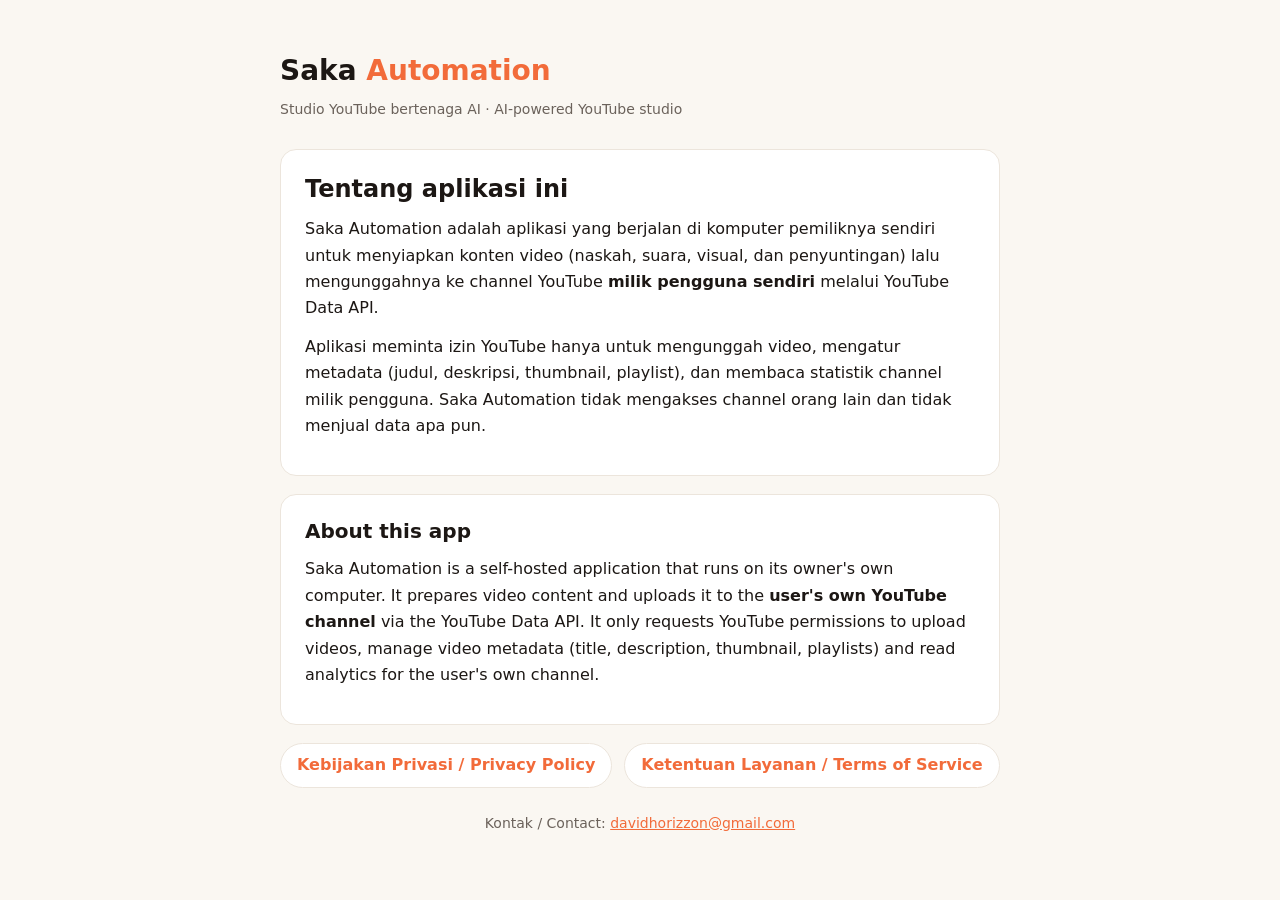
<file: index.html>
<!doctype html>
<html lang="id">
<head>
  <meta charset="utf-8" />
  <meta name="viewport" content="width=device-width, initial-scale=1" />
  <title>Saka Automation</title>
  <meta name="description" content="Saka Automation: studio YouTube pribadi bertenaga AI untuk membuat dan mengunggah video ke channel milik sendiri." />
  <link rel="stylesheet" href="style.css" />
</head>
<body>
  <main>
    <header>
      <div class="brand">Saka <span>Automation</span></div>
      <p class="tag">Studio YouTube bertenaga AI · AI-powered YouTube studio</p>
    </header>

    <section>
      <h1>Tentang aplikasi ini</h1>
      <p>
        Saka Automation adalah aplikasi yang berjalan di komputer pemiliknya sendiri untuk menyiapkan konten video (naskah, suara, visual, dan
        penyuntingan) lalu mengunggahnya ke channel YouTube <strong>milik pengguna sendiri</strong> melalui YouTube Data API.
      </p>
      <p>
        Aplikasi meminta izin YouTube hanya untuk mengunggah video, mengatur metadata (judul, deskripsi, thumbnail, playlist), dan membaca statistik
        channel milik pengguna. Saka Automation tidak mengakses channel orang lain dan tidak menjual data apa pun.
      </p>
    </section>

    <section lang="en">
      <h2>About this app</h2>
      <p>
        Saka Automation is a self-hosted application that runs on its owner's own computer. It prepares video content and uploads it to the
        <strong>user's own YouTube channel</strong> via the YouTube Data API. It only requests YouTube permissions to upload videos, manage video
        metadata (title, description, thumbnail, playlists) and read analytics for the user's own channel.
      </p>
    </section>

    <nav>
      <a href="privacy.html">Kebijakan Privasi / Privacy Policy</a>
      <a href="terms.html">Ketentuan Layanan / Terms of Service</a>
    </nav>

    <footer>Kontak / Contact: <a href="mailto:davidhorizzon@gmail.com">davidhorizzon@gmail.com</a></footer>
  </main>
</body>
</html>
</file>
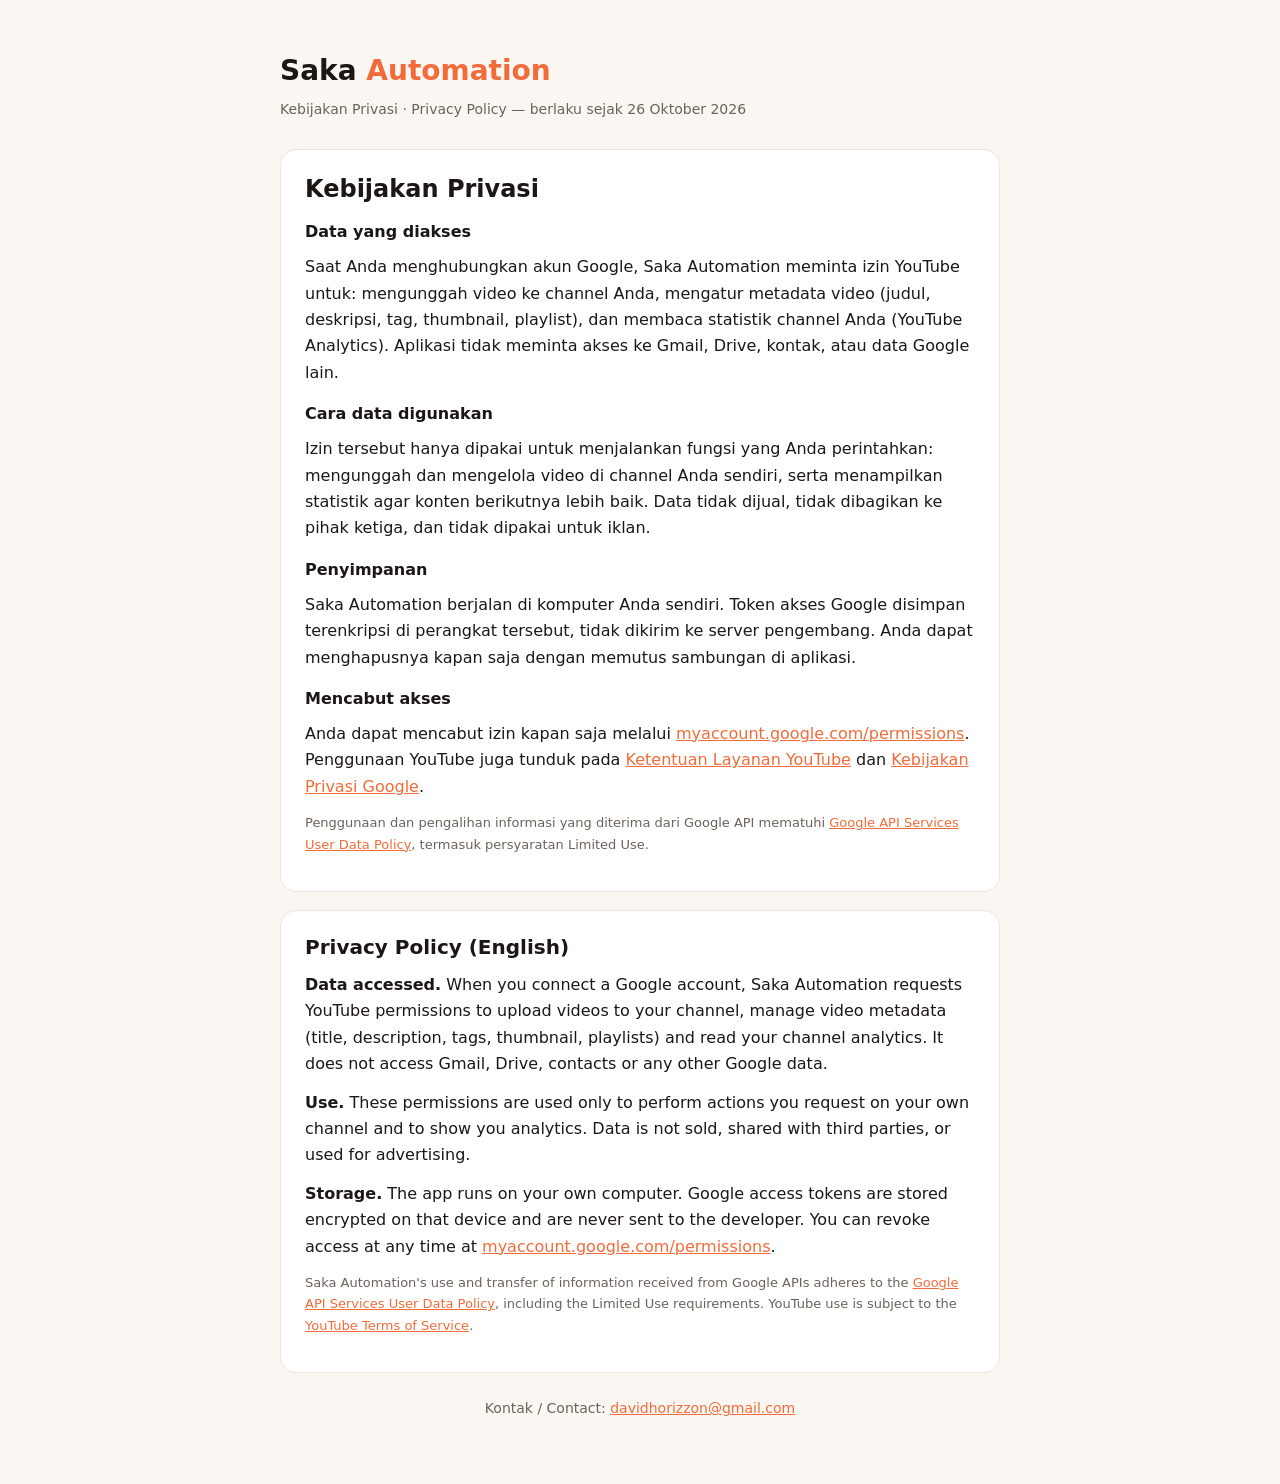
<file: privacy.html>
<!doctype html>
<html lang="id">
<head>
  <meta charset="utf-8" />
  <meta name="viewport" content="width=device-width, initial-scale=1" />
  <title>Kebijakan Privasi – Saka Automation</title>
  <link rel="stylesheet" href="style.css" />
</head>
<body>
  <main>
    <header>
      <a class="brand" href="./">Saka <span>Automation</span></a>
      <p class="tag">Kebijakan Privasi · Privacy Policy — berlaku sejak 26 Oktober 2026</p>
    </header>

    <section>
      <h1>Kebijakan Privasi</h1>
      <h3>Data yang diakses</h3>
      <p>
        Saat Anda menghubungkan akun Google, Saka Automation meminta izin YouTube untuk: mengunggah video ke channel Anda, mengatur metadata video
        (judul, deskripsi, tag, thumbnail, playlist), dan membaca statistik channel Anda (YouTube Analytics). Aplikasi tidak meminta akses ke Gmail,
        Drive, kontak, atau data Google lain.
      </p>
      <h3>Cara data digunakan</h3>
      <p>
        Izin tersebut hanya dipakai untuk menjalankan fungsi yang Anda perintahkan: mengunggah dan mengelola video di channel Anda sendiri, serta
        menampilkan statistik agar konten berikutnya lebih baik. Data tidak dijual, tidak dibagikan ke pihak ketiga, dan tidak dipakai untuk iklan.
      </p>
      <h3>Penyimpanan</h3>
      <p>
        Saka Automation berjalan di komputer Anda sendiri. Token akses Google disimpan terenkripsi di perangkat tersebut, tidak dikirim ke server
        pengembang. Anda dapat menghapusnya kapan saja dengan memutus sambungan di aplikasi.
      </p>
      <h3>Mencabut akses</h3>
      <p>
        Anda dapat mencabut izin kapan saja melalui <a href="https://myaccount.google.com/permissions">myaccount.google.com/permissions</a>.
        Penggunaan YouTube juga tunduk pada <a href="https://www.youtube.com/t/terms">Ketentuan Layanan YouTube</a> dan
        <a href="https://policies.google.com/privacy">Kebijakan Privasi Google</a>.
      </p>
      <p class="small">
        Penggunaan dan pengalihan informasi yang diterima dari Google API mematuhi
        <a href="https://developers.google.com/terms/api-services-user-data-policy">Google API Services User Data Policy</a>, termasuk persyaratan
        Limited Use.
      </p>
    </section>

    <section lang="en">
      <h2>Privacy Policy (English)</h2>
      <p>
        <strong>Data accessed.</strong> When you connect a Google account, Saka Automation requests YouTube permissions to upload videos to your
        channel, manage video metadata (title, description, tags, thumbnail, playlists) and read your channel analytics. It does not access Gmail,
        Drive, contacts or any other Google data.
      </p>
      <p>
        <strong>Use.</strong> These permissions are used only to perform actions you request on your own channel and to show you analytics. Data is
        not sold, shared with third parties, or used for advertising.
      </p>
      <p>
        <strong>Storage.</strong> The app runs on your own computer. Google access tokens are stored encrypted on that device and are never sent to
        the developer. You can revoke access at any time at <a href="https://myaccount.google.com/permissions">myaccount.google.com/permissions</a>.
      </p>
      <p class="small">
        Saka Automation's use and transfer of information received from Google APIs adheres to the
        <a href="https://developers.google.com/terms/api-services-user-data-policy">Google API Services User Data Policy</a>, including the Limited Use
        requirements. YouTube use is subject to the <a href="https://www.youtube.com/t/terms">YouTube Terms of Service</a>.
      </p>
    </section>

    <footer>Kontak / Contact: <a href="mailto:davidhorizzon@gmail.com">davidhorizzon@gmail.com</a></footer>
  </main>
</body>
</html>
</file>
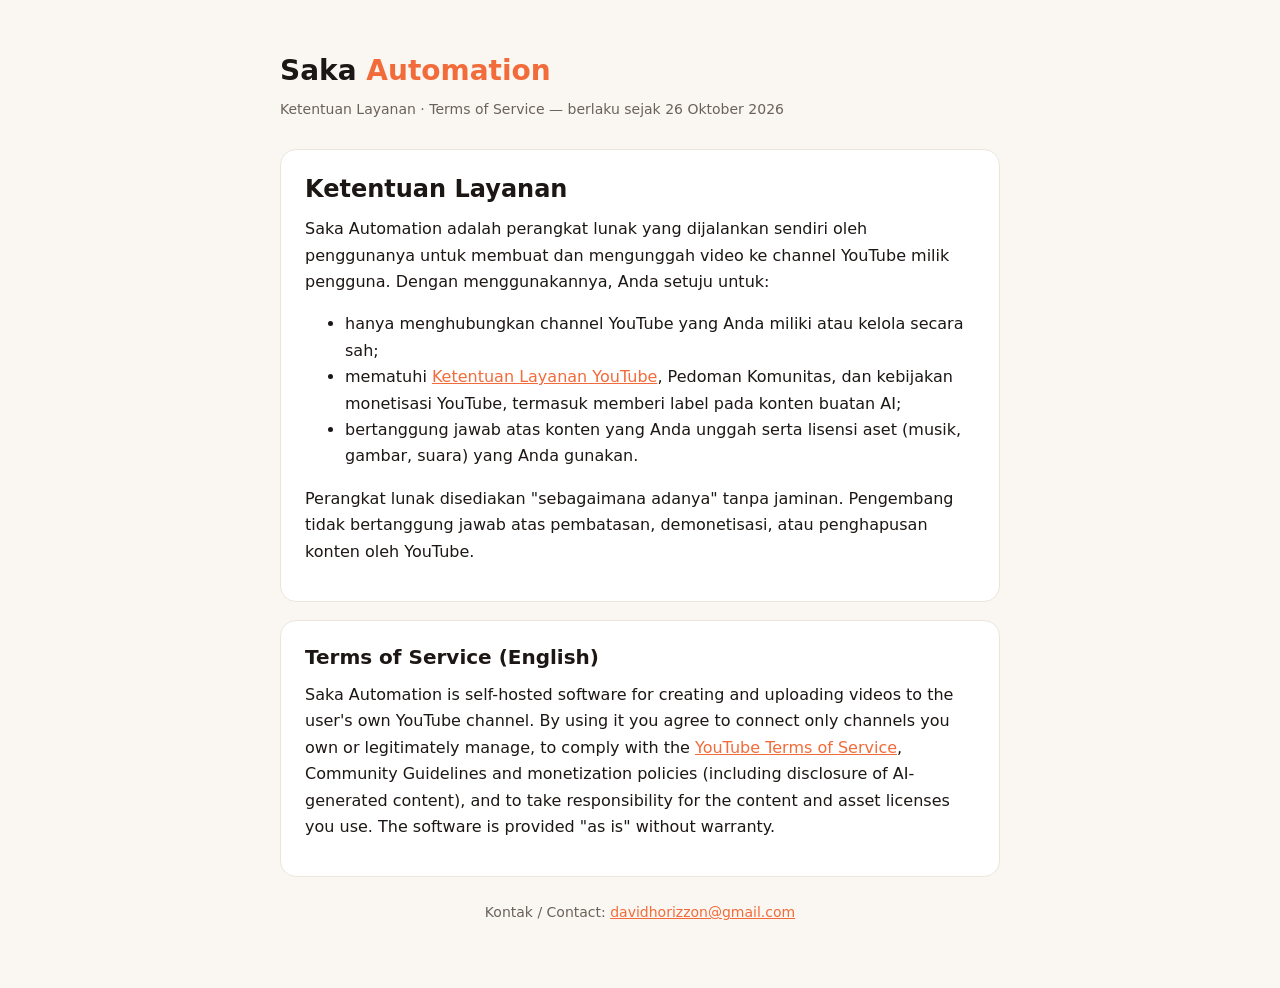
<file: terms.html>
<!doctype html>
<html lang="id">
<head>
  <meta charset="utf-8" />
  <meta name="viewport" content="width=device-width, initial-scale=1" />
  <title>Ketentuan Layanan – Saka Automation</title>
  <link rel="stylesheet" href="style.css" />
</head>
<body>
  <main>
    <header>
      <a class="brand" href="./">Saka <span>Automation</span></a>
      <p class="tag">Ketentuan Layanan · Terms of Service — berlaku sejak 26 Oktober 2026</p>
    </header>

    <section>
      <h1>Ketentuan Layanan</h1>
      <p>
        Saka Automation adalah perangkat lunak yang dijalankan sendiri oleh penggunanya untuk membuat dan mengunggah video ke channel YouTube milik
        pengguna. Dengan menggunakannya, Anda setuju untuk:
      </p>
      <ul>
        <li>hanya menghubungkan channel YouTube yang Anda miliki atau kelola secara sah;</li>
        <li>mematuhi <a href="https://www.youtube.com/t/terms">Ketentuan Layanan YouTube</a>, Pedoman Komunitas, dan kebijakan monetisasi YouTube, termasuk memberi label pada konten buatan AI;</li>
        <li>bertanggung jawab atas konten yang Anda unggah serta lisensi aset (musik, gambar, suara) yang Anda gunakan.</li>
      </ul>
      <p>
        Perangkat lunak disediakan "sebagaimana adanya" tanpa jaminan. Pengembang tidak bertanggung jawab atas pembatasan, demonetisasi, atau
        penghapusan konten oleh YouTube.
      </p>
    </section>

    <section lang="en">
      <h2>Terms of Service (English)</h2>
      <p>
        Saka Automation is self-hosted software for creating and uploading videos to the user's own YouTube channel. By using it you agree to connect
        only channels you own or legitimately manage, to comply with the <a href="https://www.youtube.com/t/terms">YouTube Terms of Service</a>,
        Community Guidelines and monetization policies (including disclosure of AI-generated content), and to take responsibility for the content and
        asset licenses you use. The software is provided "as is" without warranty.
      </p>
    </section>

    <footer>Kontak / Contact: <a href="mailto:davidhorizzon@gmail.com">davidhorizzon@gmail.com</a></footer>
  </main>
</body>
</html>
</file>
<file: style.css>
:root {
  --bg: #faf7f2;
  --card: #ffffff;
  --ink: #1c1714;
  --muted: #6b625b;
  --brand: #f26b3a;
  --line: #ece5dc;
}
* { box-sizing: border-box; }
body {
  margin: 0;
  background: var(--bg);
  color: var(--ink);
  font: 16px/1.65 system-ui, -apple-system, "Segoe UI", Roboto, Arial, sans-serif;
}
main { max-width: 760px; margin: 0 auto; padding: 48px 20px 64px; }
header { margin-bottom: 28px; }
.brand { font-size: 28px; font-weight: 800; color: var(--ink); text-decoration: none; }
.brand span { color: var(--brand); }
.tag { margin: 4px 0 0; color: var(--muted); font-size: 14px; }
section { background: var(--card); border: 1px solid var(--line); border-radius: 16px; padding: 24px; margin-bottom: 18px; }
h1, h2, h3 { line-height: 1.25; margin: 0 0 12px; }
h1 { font-size: 24px; }
h2 { font-size: 20px; }
h3 { font-size: 16px; margin-top: 18px; }
p { margin: 0 0 12px; }
a { color: var(--brand); }
nav { display: flex; flex-wrap: wrap; gap: 12px; margin: 8px 0 24px; }
nav a { background: var(--card); border: 1px solid var(--line); border-radius: 999px; padding: 8px 16px; text-decoration: none; font-weight: 600; }
.small { font-size: 13px; color: var(--muted); }
footer { color: var(--muted); font-size: 14px; text-align: center; margin-top: 24px; }
</file>
